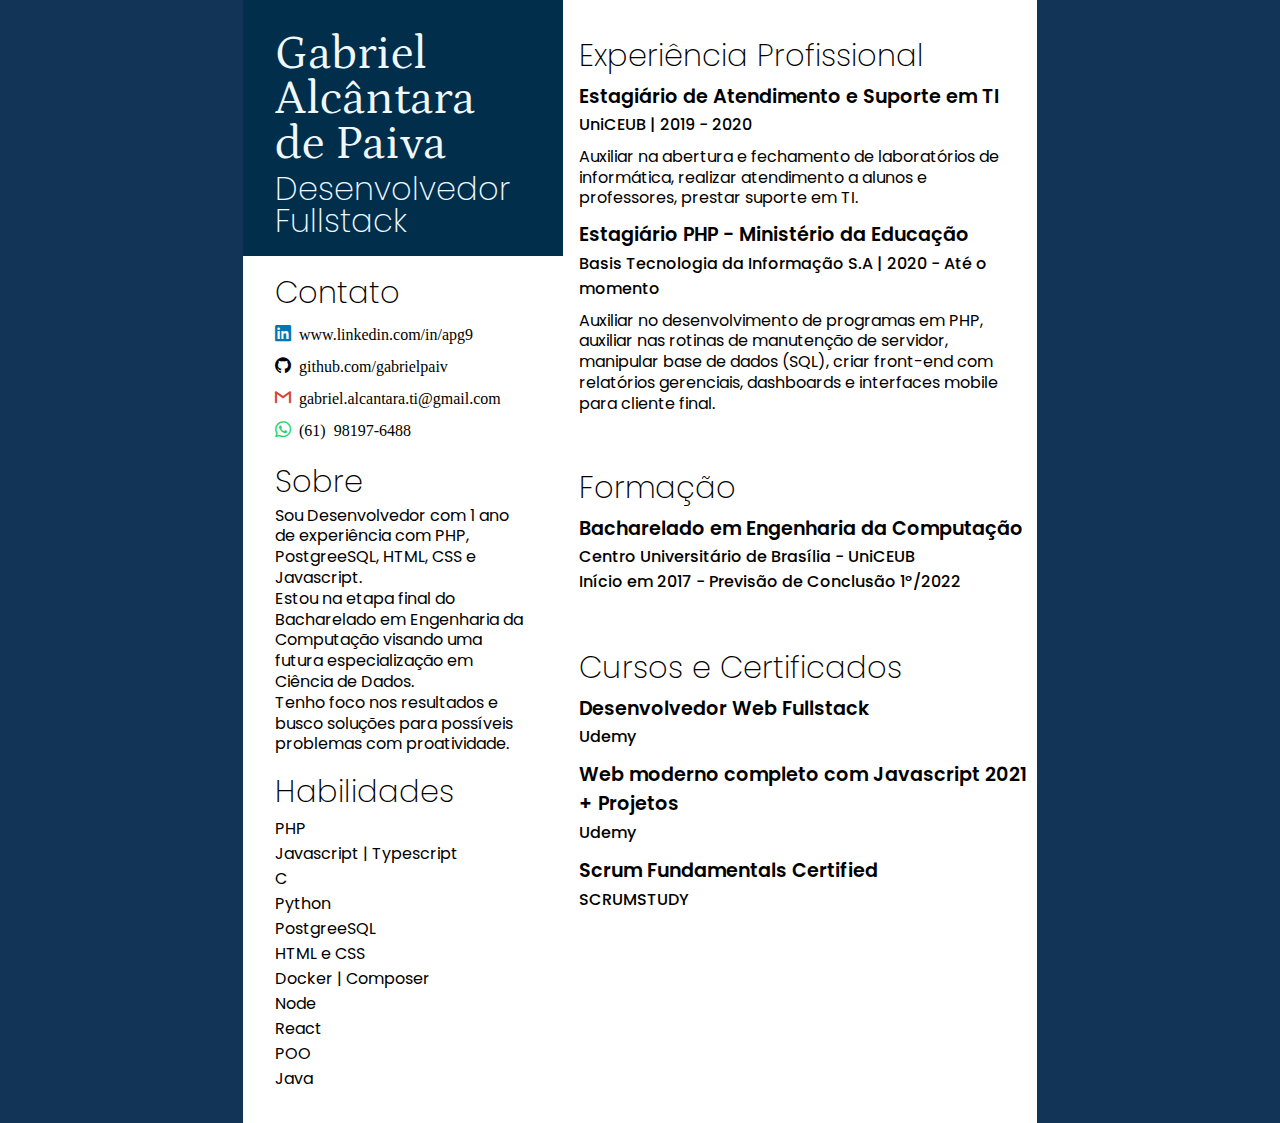
<file: CV2/index.html>
<!DOCTYPE html>
<html lang="pt-BR">
  <head>
    <meta charset="UTF-8" />
    <meta name="viewport" content="width=device-width, initial-scale=1.0" />
    <title>Currículo 2</title>
    <!-- Fonts -->
    <link rel="preconnect" href="https://fonts.googleapis.com" />
    <link rel="preconnect" href="https://fonts.gstatic.com" crossorigin />
    <link
      href="https://fonts.googleapis.com/css2?family=Petrona:wght@200;300;400;500;700&family=Poppins:wght@100;200;300;400;500;600;700;800;900&display=swap"
      rel="stylesheet"
    />
    <link rel="stylesheet" href="../fonts/style.css" />

    <!-- Styles -->
    <link rel="stylesheet" href="style.css" />
  </head>
  <body>
    <div id="page" class="container">
      <div id="first">
        <section id="name">
          <h1 class="name">
            Gabriel<br />
            Alcântara<br />
            de Paiva
          </h1>
          <h2 class="job">Desenvolvedor<br />Fullstack</h2>
        </section>

        <section id="contato">
          <h3>Contato</h3>

          <a
            class="icon-linkedin"
            href="https://www.linkedin.com/in/apg9"
            target="blank"
          >
            www.linkedin.com/in/apg9
          </a>
          <a
            class="icon-github"
            href="https://github.com/gabrielpaiv"
            target="blank"
          >
            github.com/gabrielpaiv
          </a>
          <a class="icon-gmail" href="#"> gabriel.alcantara.ti@gmail.com </a>
          <a
            class="icon-whatsapp"
            href="https://api.whatsapp.com/send?phone=5561981976488"
            target="blank"
          >
            (61) 98197-6488
          </a>
        </section>

        <section id="about">
          <h3>Sobre</h3>
          <p>
            Sou Desenvolvedor com 1 ano de experiência com PHP, PostgreeSQL,
            HTML, CSS e Javascript.<br />
            Estou na etapa final do Bacharelado em Engenharia da Computação
            visando uma futura especialização em Ciência de Dados.<br />
            Tenho foco nos resultados e busco soluções para possíveis problemas
            com proatividade.
          </p>
        </section>

        <section id="skills">
          <h3>Habilidades</h3>
          <ul>
            <li>PHP</li>
            <li>Javascript | Typescript</li>
            <li>C</li>
            <li>Python</li>
            <li>PostgreeSQL</li>
            <li>HTML e CSS</li>
            <li>Docker | Composer</li>
            <li>Node</li>
            <li>React</li>
            <li>POO</li>
            <li>Java</li>
          </ul>
        </section>
      </div>
      <div id="second">
        <section id="experiences">
          <h3>Experiência Profissional</h3>
          <div class="block">
            <h4>Estagiário de Atendimento e Suporte em TI</h4>
            <h5>UniCEUB | 2019 - 2020</h5>
            <p>
              Auxiliar na abertura e fechamento de laboratórios de informática,
              realizar atendimento a alunos e professores, prestar suporte em
              TI.
            </p>
          </div>
          <div class="block">
            <h4>Estagiário PHP - Ministério da Educação</h4>
            <h5>Basis Tecnologia da Informação S.A | 2020 - Até o momento</h5>
            <p>
              Auxiliar no desenvolvimento de programas em PHP, auxiliar nas
              rotinas de manutenção de servidor, manipular base de dados (SQL),
              criar front-end com relatórios gerenciais, dashboards e interfaces
              mobile para cliente final.
            </p>
          </div>
        </section>

        <section id="formation">
          <h3>Formação</h3>
          <div class="block">
            <h4>Bacharelado em Engenharia da Computação</h4>
            <h5>
              Centro Universitário de Brasília - UniCEUB <br />
              Início em 2017 - Previsão de Conclusão 1º/2022
            </h5>
          </div>
        </section>

        <section id="certificates">
          <h3>Cursos e Certificados</h3>
          <a
            class="block"
            href="https://www.udemy.com/certificate/UC-015bfb22-d6d0-4169-82c2-e195dff60a99/"
            target="blank"
          >
            <h4>Desenvolvedor Web Fullstack</h4>
            <h5>Udemy</h5>
          </a>
          <div class="block">
            <h4>Web moderno completo com Javascript 2021 + Projetos</h4>
            <h5>Udemy</h5>
          </div>
          <a
            href="https://www.scrumstudy.com/certification/verify?type=SFC&number=850977"
            target="blank"
            class="block"
          >
            <h4>Scrum Fundamentals Certified</h4>
            <h5>SCRUMSTUDY</h5>
          </a>
        </section>
      </div>
    </div>
  </body>
</html>
</file>
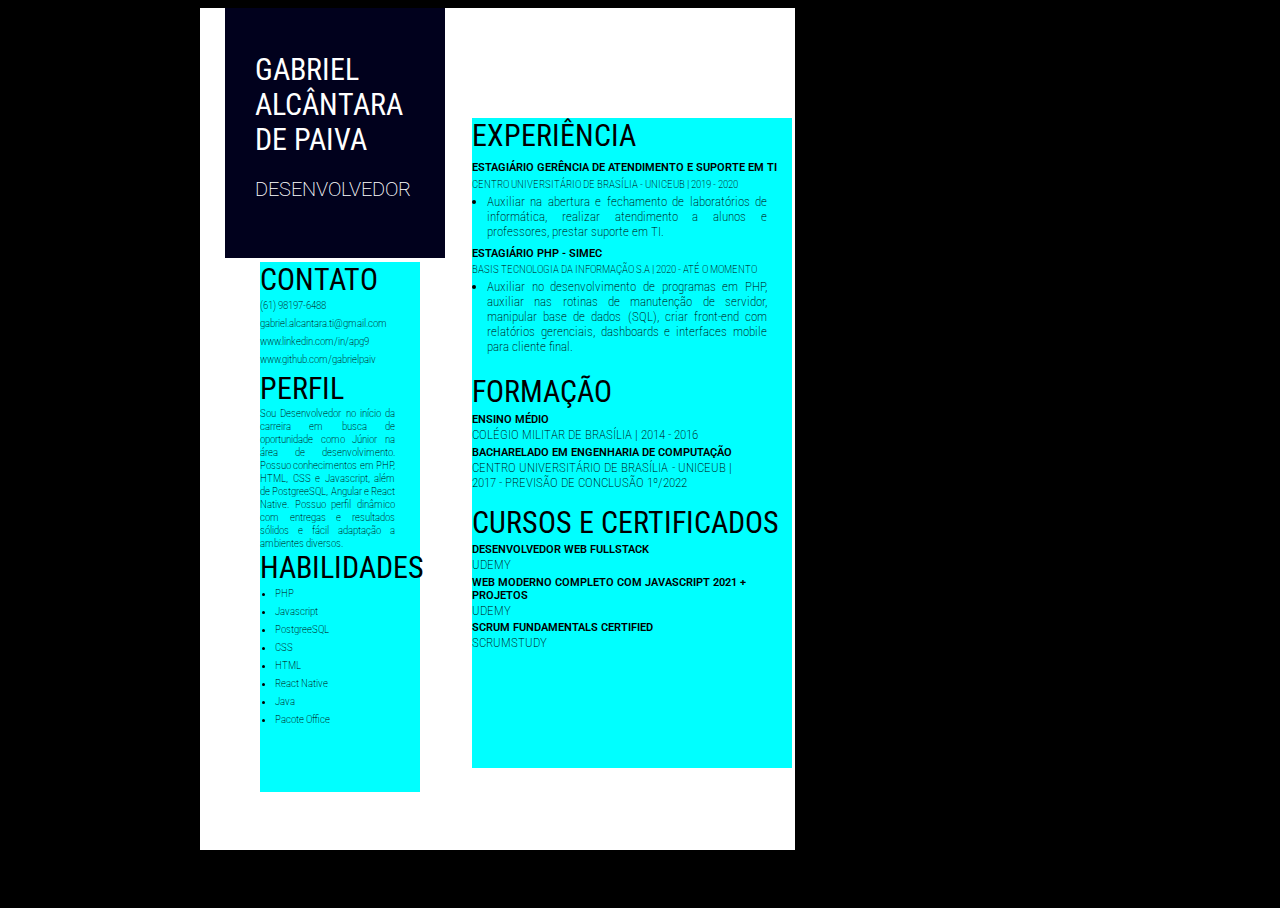
<file: CV.html>
<!DOCTYPE html>

<head>
    <title>Currículo</title>
    <link rel="preconnect" href="https://fonts.googleapis.com">
    <link rel="preconnect" href="https://fonts.gstatic.com" crossorigin>
    <link href="https://fonts.googleapis.com/css2?family=Roboto+Condensed:wght@100;300;400;700&display=swap" rel="stylesheet">
    <link href="https://fonts.googleapis.com/css2?family=Roboto:wght@100;300;400;700&display=swap" rel="stylesheet">
    <link rel="stylesheet" href="CV.css">
</head>

<body>
    <div id="folha" class="linha">
        <div>
            <div id="nome">
                <h1 id="meuNome">GABRIEL<br>ALCÂNTARA<br>DE PAIVA</h1>
                <h1 id="minhaProfissao">DESENVOLVEDOR</h1>
            </div>
            <div id="coluna1">
                <h4 class="titulo">CONTATO</h4>
                <ul class="info" style="list-style: none;">
                    <li>(61) 98197-6488</li>
                    <li>gabriel.alcantara.ti@gmail.com</li>
                    <li>www.linkedin.com/in/apg9</li>
                    <li>www.github.com/gabrielpaiv</li>
                </ul>
                <h4 class="titulo">PERFIL</h4>
                <p class="info">
                    Sou Desenvolvedor no início
                    da carreira em busca de
                    oportunidade como Júnior na
                    área de desenvolvimento.
                    Possuo conhecimentos em
                    PHP, HTML, CSS e Javascript,
                    além de PostgreeSQL, Angular
                    e React Native. Possuo perfil
                    dinâmico com entregas e
                    resultados sólidos e fácil
                    adaptação a ambientes
                    diversos.
                </p>
                <h4 class="titulo"> HABILIDADES</h4>
                <ul class="info" style="margin-left: 15px;">
                    <li>PHP</li>
                    <li>Javascript</li>
                    <li>PostgreeSQL</li>
                    <li>CSS</li>
                    <li>HTML</li>
                    <li>React Native</li>
                    <li>Java</li>
                    <li>Pacote Office</li>
                </ul>
            </div>
        </div>
        <div id="coluna2">
            <h4 class="titulo">EXPERIÊNCIA</h4>

            <h5 class="subtitulo">ESTAGIÁRIO GERÊNCIA DE ATENDIMENTO E SUPORTE EM TI</h5>
            <h5 class="info">CENTRO UNIVERSITÁRIO DE BRASÍLIA - UNICEUB | 2019 - 2020</h5>
            <ul class="info" style="margin-left: 15px; margin-top: 0.9501188%; font-size: 12.5px;">
                <li>
                    Auxiliar na abertura e fechamento de laboratórios de
                    informática, realizar atendimento a alunos e professores,
                    prestar suporte em TI.
                </li>
            </ul>
            <h5 class="subtitulo">ESTAGIÁRIO PHP - SIMEC</h5>
            <h5 class="info">BASIS TECNOLOGIA DA INFORMAÇÃO S.A | 2020 - ATÉ O MOMENTO</h5>
            <ul class="info" style="margin-left: 15px; margin-top: 0.9501188%; font-size: 12.5px;">
                <li>
                    Auxiliar no desenvolvimento de programas em PHP,
                    auxiliar nas rotinas de manutenção de servidor, manipular
                    base de dados (SQL), criar front-end com relatórios
                    gerenciais, dashboards e interfaces mobile para cliente
                    final.
                </li>
            </ul>
            <h4 class="titulo" style="margin-top: 20px;">FORMAÇÃO</h4>
            
            <h5 class="subtitulo" style="margin-block-start: 1.1876485%; margin-block-end: 0.2375297%;">ENSINO MÉDIO</h5>
            <h5 class="info" style="font-size: 12.5px;">COLÉGIO MILITAR DE BRASÍLIA | 2014 - 2016</h5>
            
            <h5 class="subtitulo" style="margin-block-start: 1.1876485%; margin-block-end: 0.2375297%;">BACHARELADO EM ENGENHARIA DE COMPUTAÇÃO</h5>
            <h5 class="info" style="font-size: 12.5px; margin-right: 60px;">
                CENTRO UNIVERSITÁRIO DE BRASÍLIA - UNICEUB | 2017 - PREVISÃO DE CONCLUSÃO 1º/2022
            </h5>
            
            <h4 class="titulo" style="margin-top: 15px;">CURSOS E CERTIFICADOS</h4>
            
            <h5 class="subtitulo" style="margin-block-start: 1.1876485%; margin-block-end: 0.2375297%;">DESENVOLVEDOR WEB FULLSTACK</h5>
            <h5 class="info" style="font-size: 12.5px;">UDEMY</h5>

            <h5 class="subtitulo" style="margin-block-start: 1.1876485%; margin-block-end: 0.2375297%;">WEB MODERNO COMPLETO COM JAVASCRIPT 2021 + PROJETOS</h5>
            <h5 class="info" style="font-size: 12.5px;">UDEMY</h5>

            <h5 class="subtitulo" style="margin-block-start: 1.1876485%; margin-block-end: 0.2375297%;">SCRUM FUNDAMENTALS CERTIFIED</h5>
            <h5 class="info" style="font-size: 12.5px;">SCRUMSTUDY</h5>
            
        </div>
    </div>

</body>
</file>
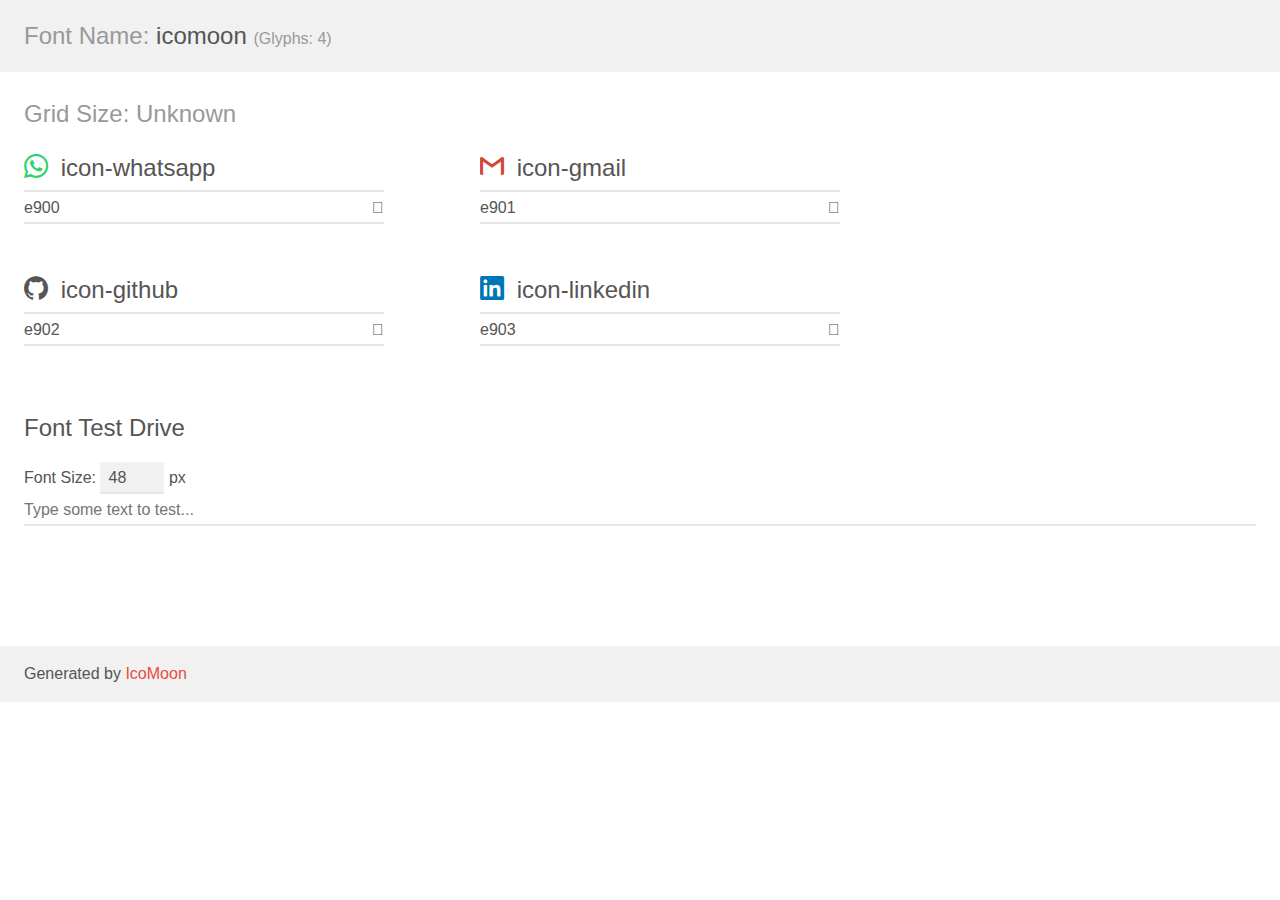
<file: fonts/demo.html>
<!doctype html>
<html>
<head>
    <meta charset="utf-8">
    <title>IcoMoon Demo</title>
    <meta name="description" content="An Icon Font Generated By IcoMoon.io">
    <meta name="viewport" content="width=device-width, initial-scale=1">
    <link rel="stylesheet" href="demo-files/demo.css">
    <link rel="stylesheet" href="style.css"></head>
<body>
    <div class="bgc1 clearfix">
        <h1 class="mhmm mvm"><span class="fgc1">Font Name:</span> icomoon <small class="fgc1">(Glyphs:&nbsp;4)</small></h1>
    </div>
    <div class="clearfix mhl ptl">
        <h1 class="mvm mtn fgc1">Grid Size: Unknown</h1>
        <div class="glyph fs1">
            <div class="clearfix bshadow0 pbs">
                <span class="icon-whatsapp"></span>
                <span class="mls"> icon-whatsapp</span>
            </div>
            <fieldset class="fs0 size1of1 clearfix hidden-false">
                <input type="text" readonly value="e900" class="unit size1of2" />
                <input type="text" maxlength="1" readonly value="&#xe900;" class="unitRight size1of2 talign-right" />
            </fieldset>
            <div class="fs0 bshadow0 clearfix hidden-true">
                <span class="unit pvs fgc1">liga: </span>
                <input type="text" readonly value="" class="liga unitRight" />
            </div>
        </div>
        <div class="glyph fs1">
            <div class="clearfix bshadow0 pbs">
                <span class="icon-gmail"></span>
                <span class="mls"> icon-gmail</span>
            </div>
            <fieldset class="fs0 size1of1 clearfix hidden-false">
                <input type="text" readonly value="e901" class="unit size1of2" />
                <input type="text" maxlength="1" readonly value="&#xe901;" class="unitRight size1of2 talign-right" />
            </fieldset>
            <div class="fs0 bshadow0 clearfix hidden-true">
                <span class="unit pvs fgc1">liga: </span>
                <input type="text" readonly value="" class="liga unitRight" />
            </div>
        </div>
        <div class="glyph fs1">
            <div class="clearfix bshadow0 pbs">
                <span class="icon-github"></span>
                <span class="mls"> icon-github</span>
            </div>
            <fieldset class="fs0 size1of1 clearfix hidden-false">
                <input type="text" readonly value="e902" class="unit size1of2" />
                <input type="text" maxlength="1" readonly value="&#xe902;" class="unitRight size1of2 talign-right" />
            </fieldset>
            <div class="fs0 bshadow0 clearfix hidden-true">
                <span class="unit pvs fgc1">liga: </span>
                <input type="text" readonly value="" class="liga unitRight" />
            </div>
        </div>
        <div class="glyph fs1">
            <div class="clearfix bshadow0 pbs">
                <span class="icon-linkedin"></span>
                <span class="mls"> icon-linkedin</span>
            </div>
            <fieldset class="fs0 size1of1 clearfix hidden-false">
                <input type="text" readonly value="e903" class="unit size1of2" />
                <input type="text" maxlength="1" readonly value="&#xe903;" class="unitRight size1of2 talign-right" />
            </fieldset>
            <div class="fs0 bshadow0 clearfix hidden-true">
                <span class="unit pvs fgc1">liga: </span>
                <input type="text" readonly value="" class="liga unitRight" />
            </div>
        </div>
    </div>

    <!--[if gt IE 8]><!-->
    <div class="mhl clearfix mbl">
        <h1>Font Test Drive</h1>
        <label>
            Font Size: <input id="fontSize" type="number" class="textbox0 mbm"
            min="8" value="48" />
            px
        </label>
        <input id="testText" type="text" class="phl size1of1 mvl"
        placeholder="Type some text to test..." value=""/>
        <div id="testDrive" class="icon-" style="font-family: icomoon">&nbsp;
        </div>
    </div>
    <!--<![endif]-->
    <div class="bgc1 clearfix">
        <p class="mhl">Generated by <a href="https://icomoon.io/app">IcoMoon</a></p>
    </div>

    <script src="demo-files/demo.js"></script>
</body>
</html>
</file>
<file: fonts/style.css>
@font-face {
  font-family: 'icomoon';
  src:  url('fonts/icomoon.eot?rdz3ou');
  src:  url('fonts/icomoon.eot?rdz3ou#iefix') format('embedded-opentype'),
    url('fonts/icomoon.ttf?rdz3ou') format('truetype'),
    url('fonts/icomoon.woff?rdz3ou') format('woff'),
    url('fonts/icomoon.svg?rdz3ou#icomoon') format('svg');
  font-weight: normal;
  font-style: normal;
  font-display: block;
}

[class^="icon-"], [class*=" icon-"] {
  /* use !important to prevent issues with browser extensions that change fonts */
  font-family: 'icomoon' !important;
  speak: never;
  font-style: normal;
  font-weight: normal;
  font-variant: normal;
  text-transform: none;
  line-height: 1;

  /* Better Font Rendering =========== */
  -webkit-font-smoothing: antialiased;
  -moz-osx-font-smoothing: grayscale;
}

.icon-whatsapp:before {
  content: "\e900";
  color: #25d366;
}
.icon-gmail:before {
  content: "\e901";
  color: #d14836;
}
.icon-github:before {
  content: "\e902";
}
.icon-linkedin:before {
  content: "\e903";
  color: #0077b5;
}
</file>
<file: CV2/style.css>
* {
  margin: 0;
  padding: 0;
  border: 0;
}

a {
  text-decoration: none;
  color: inherit;
}

body {
  background: #123456;
  display: flex;
  justify-content: center;
}

section {
  padding-left: 1rem;
  margin-bottom: 0.8rem;
  display: grid;
}

p {
  font: 400 1em/1.3rem 'Poppins', sans-serif;
}

h4,
h5 {
  font-family: 'Poppins', sans-serif;
}

h3 {
  font: 200 1.9rem / 3rem 'Poppins', sans-serif;
}

#page {
  width: 49.625rem;
  height: 70.1875rem;
  background: #ffffff;
  display: flex;
}

#first section {
  width: 18rem;
  padding-left: 2rem;
}

#name {
  background: #012e4b;
  height: 12rem;
  padding: 2rem 0;
  color: #f0f8ff;
}

#name .name {
  font: 400 3rem /2.8rem 'Petrona', sans-serif;
}

#name .job {
  padding: 0.4rem 0;
  font: 200 2rem/2rem 'Poppins', sans-serif;
}

#contato a {
  font: 400 1rem/2rem 'Poppins', sans-serif;
}

#about p {
  width: 15.5rem;
}

#skills ul {
  list-style: none;
  font: 400 1rem 'Poppins', sans-serif;
}
#experiences {
  margin: 2rem 0;
}

h4 {
  font-size: 1.2rem;
  font-weight: 600;
  margin: 0.1rem 0;
}
h5 {
  font-size: 1rem;
  font-weight: 500;
  margin-bottom: 0.6rem;
}
#experiences p {
  margin-bottom: 0.6rem;
  width: 26.25rem;
}

#formation {
  margin: 2.5rem 0;
}
</file>
<file: CV.css>
body, html{
    height: 100%;
    width: 100%;
}
body{
    margin-left: 200px;
    margin-right: auto;
    background-color: black;
    position: absolute;
}
li{
    margin-bottom: 5px;
}
.linha{
    display: flex;
    flex-flow: row wrap;
}
#folha{
    height: 842px;
    width: 595px;
    background-color: white;
}
#nome{
    position: relative;
    margin-left: 25px;
    margin-bottom: 1.7814727%;
    background-color: rgb(1, 1, 29);
    height: 29.691211%;
    width: 220px;
    color: white;
}
#coluna1 {
    width: 160px;
    height: 62.945368%;
    margin-left: 60px;
    background-color: aqua;
}
#coluna2 {
    width: 320px;
    height: 77.19715%;
    margin-left: 27px;
    margin-top: 18.46%;
    background-color: aqua;
}

.titulo{
    font-family: 'Roboto Condensed', sans-serif;
    font-size: 30px;
    font-weight: 400;
    margin-block-start: 0;
    margin-block-end: 0.923%;
}
.subtitulo{
    font-family: 'Roboto', sans-serif;
    font-size: 11px;
    font-weight: 600;
    margin-block-start: 2.615385%;
    margin-block-end: 1.077%;
}
.info{
    font-family: 'Roboto Condensed', sans-serif;
    font-weight: 200;
    font-size: 11px;
    padding: 0;
    text-align: justify;
    margin-right: 25px;
    margin-top: 0;
    margin-bottom: 0;
}
#meuNome{
    margin-left: 30px;
    font-size: 30px;
    font-family: 'Roboto Condensed', sans-serif;
    font-weight: 400;
    padding-top: 20%; 
    margin-block-start: 0;
}
#minhaProfissao{
    margin-left: 30px;
    font-weight: 200;
    font-size: 20px;
    font-family: 'Roboto', sans-serif;
}
</file>
<file: fonts/demo-files/demo.css>
body {
  padding: 0;
  margin: 0;
  font-family: sans-serif;
  font-size: 1em;
  line-height: 1.5;
  color: #555;
  background: #fff;
}
h1 {
  font-size: 1.5em;
  font-weight: normal;
}
small {
  font-size: .66666667em;
}
a {
  color: #e74c3c;
  text-decoration: none;
}
a:hover, a:focus {
  box-shadow: 0 1px #e74c3c;
}
.bshadow0, input {
  box-shadow: inset 0 -2px #e7e7e7;
}
input:hover {
  box-shadow: inset 0 -2px #ccc;
}
input, fieldset {
  font-family: sans-serif;
  font-size: 1em;
  margin: 0;
  padding: 0;
  border: 0;
}
input {
  color: inherit;
  line-height: 1.5;
  height: 1.5em;
  padding: .25em 0;
}
input:focus {
  outline: none;
  box-shadow: inset 0 -2px #449fdb;
}
.glyph {
  font-size: 16px;
  width: 15em;
  padding-bottom: 1em;
  margin-right: 4em;
  margin-bottom: 1em;
  float: left;
  overflow: hidden;
}
.liga {
  width: 80%;
  width: calc(100% - 2.5em);
}
.talign-right {
  text-align: right;
}
.talign-center {
  text-align: center;
}
.bgc1 {
  background: #f1f1f1;
}
.fgc1 {
  color: #999;
}
.fgc0 {
  color: #000;
}
p {
  margin-top: 1em;
  margin-bottom: 1em;
}
.mvm {
  margin-top: .75em;
  margin-bottom: .75em;
}
.mtn {
  margin-top: 0;
}
.mtl, .mal {
  margin-top: 1.5em;
}
.mbl, .mal {
  margin-bottom: 1.5em;
}
.mal, .mhl {
  margin-left: 1.5em;
  margin-right: 1.5em;
}
.mhmm {
  margin-left: 1em;
  margin-right: 1em;
}
.mls {
  margin-left: .25em;
}
.ptl {
  padding-top: 1.5em;
}
.pbs, .pvs {
  padding-bottom: .25em;
}
.pvs, .pts {
  padding-top: .25em;
}
.unit {
  float: left;
}
.unitRight {
  float: right;
}
.size1of2 {
  width: 50%;
}
.size1of1 {
  width: 100%;
}
.clearfix:before, .clearfix:after {
  content: " ";
  display: table;
}
.clearfix:after {
  clear: both;
}
.hidden-true {
  display: none;
}
.textbox0 {
  width: 3em;
  background: #f1f1f1;
  padding: .25em .5em;
  line-height: 1.5;
  height: 1.5em;
}
#testDrive {
  display: block;
  padding-top: 24px;
  line-height: 1.5;
}
.fs0 {
  font-size: 16px;
}
.fs1 {
  font-size: 24px;
}
</file>
